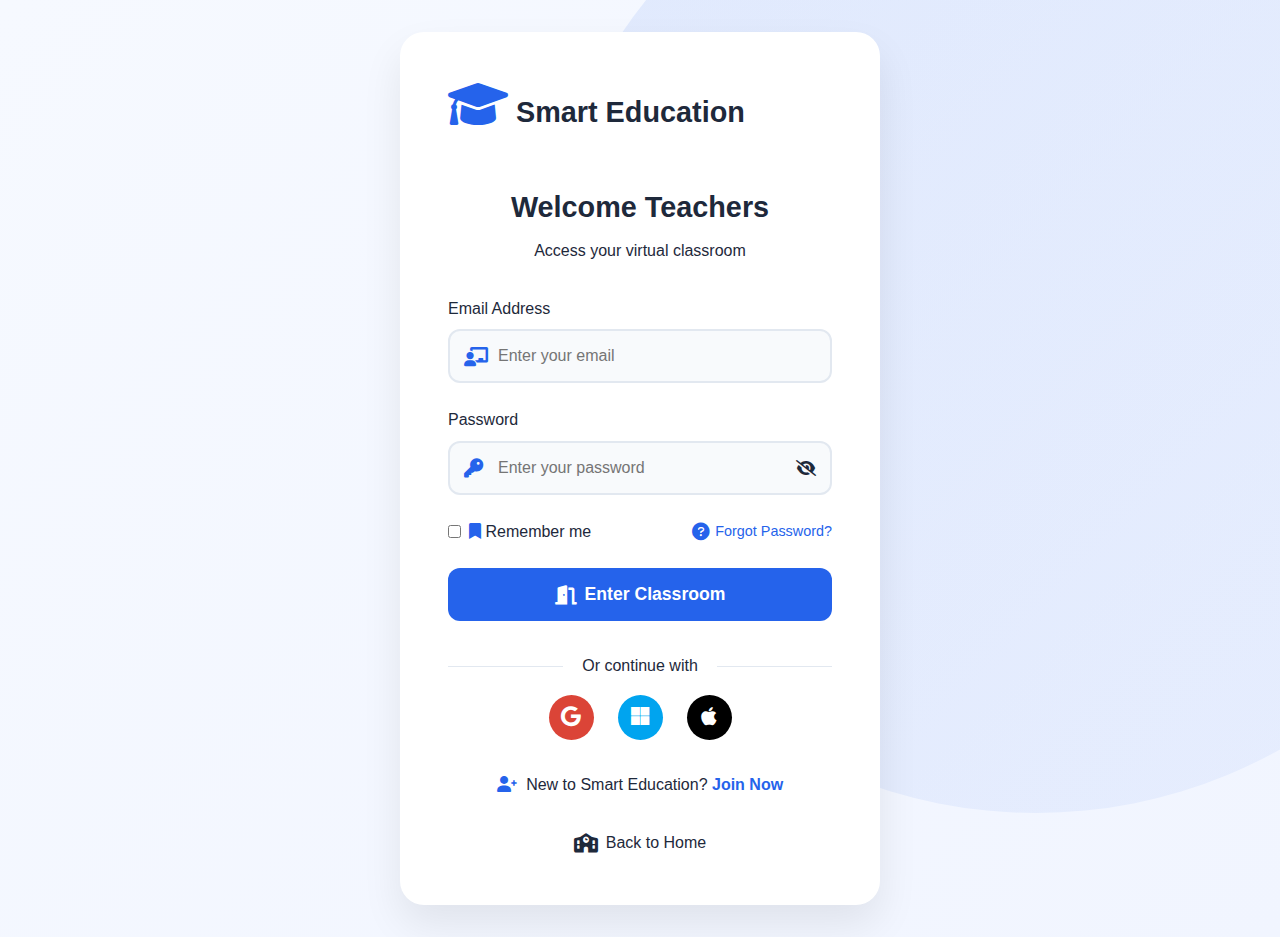
<file: login.html>
<!DOCTYPE html>
<html lang="en">
<head>
    <meta charset="UTF-8">
    <meta name="viewport" content="width=device-width, initial-scale=1.0">
    <title>Login - Smart Education</title>
    <link rel="stylesheet" href="styles.css">
    <link rel="stylesheet" href="login.css">
    <link rel="stylesheet" href="https://cdnjs.cloudflare.com/ajax/libs/font-awesome/6.0.0/css/all.min.css">
    <script src="script.js" defer></script>
</head>
<body>
    <div class="login-container">
        <div class="login-box">
            <div class="logo">
                <i class="fas fa-graduation-cap"></i>
                <h1>Smart Education</h1>
            </div>

            <form class="login-form" id="loginForm" novalidate>
                <h2>Welcome Teachers</h2>
                <p class="subtitle">Access your virtual classroom</p>

                <div class="form-group">
                    <label for="email">Email Address</label>
                    <div class="input-group">
                        <i class="fas fa-chalkboard-teacher"></i>
                        <input 
                            type="email" 
                            id="email" 
                            name="email" 
                            required 
                            placeholder="Enter your email"
                            aria-describedby="email-error"
                            autocomplete="email">
                        <div id="email-error" class="error-message"></div>
                    </div>
                </div>

                <div class="form-group">
                    <label for="password">Password</label>
                    <div class="input-group">
                        <i class="fas fa-key"></i>
                        <input 
                            type="password" 
                            id="password" 
                            name="password" 
                            required 
                            placeholder="Enter your password"
                            autocomplete="current-password">
                        <i class="fas fa-eye-slash toggle-password"></i>
                        <div class="error-message"></div>
                    </div>
                </div>

                <div class="form-options">
                    <label class="remember-me">
                        <input type="checkbox" name="remember" id="remember">
                        <span><i class="fas fa-bookmark"></i> Remember me</span>
                    </label>
                    <a href="#" class="forgot-password" role="button">
                        <i class="fas fa-question-circle"></i> Forgot Password?
                    </a>
                </div>

                <button type="submit" class="login-btn">
                    <i class="fas fa-door-open"></i>
                    <span class="btn-text">Enter Classroom</span>
                </button>

                <div class="social-login">
                    <p>Or continue with</p>
                    <div class="social-buttons">
                        <button type="button" class="social-btn google" title="Login with Google Classroom">
                            <i class="fab fa-google"></i>
                        </button>
                        <button type="button" class="social-btn microsoft" title="Login with Microsoft Teams">
                            <i class="fab fa-microsoft"></i>
                        </button>
                        <button type="button" class="social-btn apple" title="Login with Apple School">
                            <i class="fab fa-apple"></i>
                        </button>
                    </div>
                </div>

                <div class="register-link">
                    <p><i class="fas fa-user-plus"></i> New to Smart Education? <a href="register.html">Join Now</a></p>
                </div>
            </form>

            <div class="back-to-home">
                <a href="index.html">
                    <i class="fas fa-school"></i> Back to Home
                </a>
            </div>
        </div>
    </div>
</body>
</html>
</file>
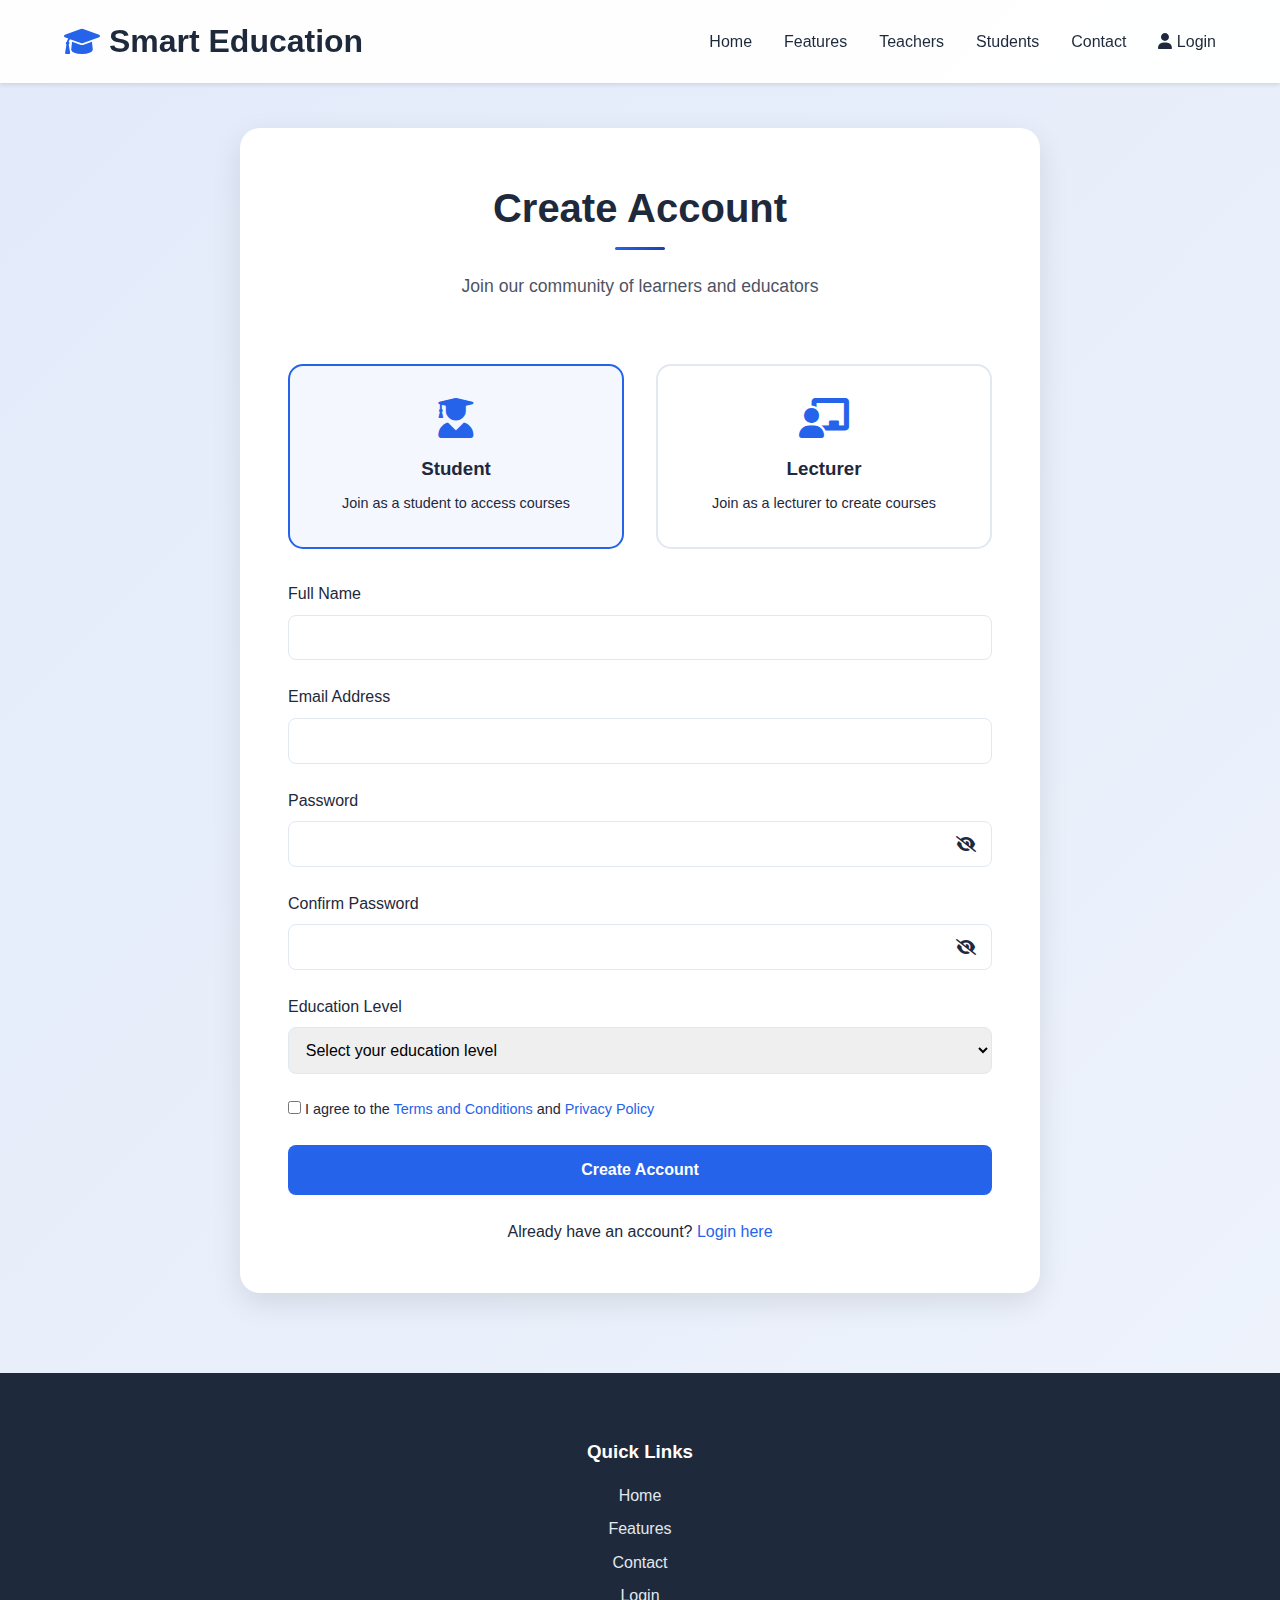
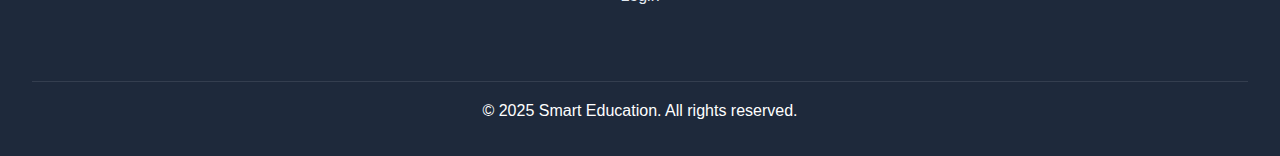
<file: register.html>
<!DOCTYPE html>
<html lang="en">
<head>
    <meta charset="UTF-8">
    <meta name="viewport" content="width=device-width, initial-scale=1.0">
    <title>Register - Smart Education</title>
    <link rel="stylesheet" href="styles.css">
    <link rel="stylesheet" href="register.css">
    <link rel="stylesheet" href="https://cdnjs.cloudflare.com/ajax/libs/font-awesome/6.0.0/css/all.min.css">
    <script src="script.js" defer></script>
</head>
<body>
    <header>
        <nav class="navbar">
            <div class="logo">
                <h1><i class="fas fa-graduation-cap"></i> Smart Education</h1>
            </div>
            <ul class="nav-links">
                <li><a href="index.html">Home</a></li>
                <li><a href="index.html#features">Features</a></li>
                <li><a href="index.html#teachers">Teachers</a></li>
                <li><a href="index.html#students">Students</a></li>
                <li><a href="index.html#contact">Contact</a></li>
                <li><a href="login.html" class="login-link"><i class="fas fa-user"></i> Login</a></li>
            </ul>
            <div class="menu-toggle">
                <i class="fas fa-bars"></i>
            </div>
        </nav>
    </header>

    <main>
        <section class="register-section">
            <div class="register-container">
                <div class="section-header">
                    <h2 class="section-title">Create Account</h2>
                    <p class="section-subtitle">Join our community of learners and educators</p>
                </div>

                <div class="role-selector">
                    <div class="role-option student-role active" data-role="student">
                        <i class="fas fa-user-graduate"></i>
                        <h3>Student</h3>
                        <p>Join as a student to access courses</p>
                    </div>
                    <div class="role-option teacher-role" data-role="teacher">
                        <i class="fas fa-chalkboard-teacher"></i>
                        <h3>Lecturer</h3>
                        <p>Join as a lecturer to create courses</p>
                    </div>
                </div>

                <form class="register-form" id="registerForm">
                    <div class="form-group">
                        <label for="fullName">Full Name</label>
                        <input type="text" id="fullName" name="fullName" required>
                    </div>
                    
                    <div class="form-group">
                        <label for="email">Email Address</label>
                        <input type="email" id="email" name="email" required>
                    </div>

                    <div class="form-group">
                        <label for="password">Password</label>
                        <div class="password-input">
                            <input type="password" id="password" name="password" required>
                            <i class="fas fa-eye-slash toggle-password"></i>
                        </div>
                    </div>

                    <div class="form-group">
                        <label for="confirmPassword">Confirm Password</label>
                        <div class="password-input">
                            <input type="password" id="confirmPassword" name="confirmPassword" required>
                            <i class="fas fa-eye-slash toggle-password"></i>
                        </div>
                    </div>

                    <!-- Student-specific fields -->
                    <div class="student-fields role-fields">
                        <div class="form-group">
                            <label for="educationLevel">Education Level</label>
                            <select id="educationLevel" name="educationLevel">
                                <option value="">Select your education level</option>
                                <option value="high_school">High School</option>
                                <option value="bachelors">Bachelor's Degree</option>
                                <option value="masters">Master's Degree</option>
                                <option value="phd">PhD</option>
                            </select>
                        </div>
                    </div>

                    <!-- Teacher-specific fields -->
                    <div class="teacher-fields role-fields hidden">
                        <div class="form-group">
                            <label for="specialization">Specialization</label>
                            <input type="text" id="specialization" name="specialization">
                        </div>
                        <div class="form-group">
                            <label for="experience">Years of Experience</label>
                            <input type="number" id="experience" name="experience" min="0">
                        </div>
                    </div>

                    <div class="form-group">
                        <label class="checkbox-label">
                            <input type="checkbox" name="terms" required>
                            I agree to the <a href="#">Terms and Conditions</a> and <a href="#">Privacy Policy</a>
                        </label>
                    </div>

                    <button type="submit" class="submit-btn">Create Account</button>
                </form>

                <div class="auth-links">
                    <p>Already have an account? <a href="login.html">Login here</a></p>
                </div>
            </div>
        </section>
    </main>

    <footer>
        <div class="footer-content">
            <div class="footer-sections">
                <div class="footer-section">
                    <h3>Quick Links</h3>
                    <a href="index.html">Home</a>
                    <a href="index.html#features">Features</a>
                    <a href="index.html#contact">Contact</a>
                    <a href="login.html">Login</a>
                </div>
            </div>
            <div class="footer-bottom">
                <p>&copy; 2025 Smart Education. All rights reserved.</p>
            </div>
        </div>
    </footer>
</body>
</html>
</file>
<file: styles.css>
:root {
    --primary-color: #2563eb;
    --secondary-color: #1e40af;
    --background-color: #f8fafc;
    --text-color: #1e293b;
    --light-gray: #e2e8f0;
    --facebook-color: #1877f2;
    --twitter-color: #1da1f2;
    --linkedin-color: #0077b5;
    --instagram-color: #e4405f;
}

* {
    margin: 0;
    padding: 0;
    box-sizing: border-box;
    font-family: 'Poppins', sans-serif;
}

body {
    background-color: var(--background-color);
    color: var(--text-color);
    line-height: 1.6;
    overflow-x: hidden;
}

/* Enhanced Navbar Styles */
.navbar {
    background-color: rgba(255, 255, 255, 0.95);
    padding: 1rem 5%;
    display: flex;
    justify-content: space-between;
    align-items: center;
    box-shadow: 0 2px 4px rgba(0,0,0,0.1);
    position: fixed;
    width: 100%;
    top: 0;
    z-index: 1000;
    transition: all 0.3s ease;
}

.navbar.scrolled {
    padding: 0.5rem 5%;
    background-color: rgba(255, 255, 255, 0.98);
    box-shadow: 0 2px 10px rgba(0,0,0,0.1);
}

.logo {
    display: flex;
    align-items: center;
    gap: 0.5rem;
}

.logo i {
    color: var(--primary-color);
    font-size: 1.8rem;
}

.nav-links {
    display: flex;
    list-style: none;
    gap: 2rem;
}

.nav-links a {
    text-decoration: none;
    color: var(--text-color);
    font-weight: 500;
    transition: color 0.3s ease;
    position: relative;
}

.nav-links a::after {
    content: '';
    position: absolute;
    width: 0;
    height: 2px;
    bottom: -5px;
    left: 0;
    background-color: var(--primary-color);
    transition: width 0.3s ease;
}

.nav-links a:hover::after,
.nav-links a.active::after {
    width: 100%;
}

.menu-toggle {
    display: none;
    font-size: 1.5rem;
    cursor: pointer;
}

/* Enhanced Hero Section */
.hero-section {
    min-height: 100vh;
    display: flex;
    align-items: center;
    justify-content: center;
    text-align: center;
    padding: 6rem 2rem;
    position: relative;
    overflow: hidden;
    background: linear-gradient(135deg, rgba(37,99,235,0.1) 0%, rgba(37,99,235,0.05) 100%);
}

.hero-content {
    max-width: 1200px;
    margin: 0 auto;
    position: relative;
    z-index: 2;
}

.hero-text {
    margin-bottom: 3rem;
}

.hero-text h1 {
    font-size: 4rem;
    margin-bottom: 1rem;
    color: var(--primary-color);
    text-shadow: 2px 2px 4px rgba(0,0,0,0.1);
}

.hero-text h2 {
    font-size: 2.5rem;
    margin-bottom: 1.5rem;
    background: linear-gradient(to right, var(--primary-color), var(--secondary-color));
    -webkit-background-clip: text;
    -webkit-text-fill-color: transparent;
}

.hero-features {
    display: grid;
    grid-template-columns: repeat(auto-fit, minmax(250px, 1fr));
    gap: 2rem;
    margin: 3rem 0;
}

.feature-box {
    background: white;
    padding: 2rem;
    border-radius: 1rem;
    box-shadow: 0 4px 6px rgba(0,0,0,0.1);
    transition: transform 0.3s ease;
}

.feature-box:hover {
    transform: translateY(-10px);
}

.feature-box i {
    font-size: 2.5rem;
    color: var(--primary-color);
    margin-bottom: 1rem;
}

/* Animated Shapes */
.hero-shapes .shape {
    position: absolute;
    border-radius: 50%;
    opacity: 0.5;
}

.shape-1 {
    width: 300px;
    height: 300px;
    background: linear-gradient(45deg, var(--primary-color), transparent);
    top: -150px;
    right: -150px;
    animation: float 6s ease-in-out infinite;
}

.shape-2 {
    width: 200px;
    height: 200px;
    background: linear-gradient(-45deg, var(--secondary-color), transparent);
    bottom: -100px;
    left: -100px;
    animation: float 8s ease-in-out infinite;
}

.shape-3 {
    width: 150px;
    height: 150px;
    background: linear-gradient(90deg, var(--primary-color), transparent);
    top: 50%;
    right: 10%;
    animation: float 7s ease-in-out infinite;
}

@keyframes float {
    0% { transform: translate(0, 0) rotate(0deg); }
    50% { transform: translate(20px, 20px) rotate(10deg); }
    100% { transform: translate(0, 0) rotate(0deg); }
}

/* Scroll Indicator */
.scroll-indicator {
    position: absolute;
    bottom: 2rem;
    left: 50%;
    transform: translateX(-50%);
    display: flex;
    flex-direction: column;
    align-items: center;
    gap: 0;
    opacity: 0.6;
    transition: opacity 0.3s ease;
}

.scroll-indicator:hover {
    opacity: 1;
}

.chevron {
    width: 28px;
    height: 8px;
    opacity: 0;
    transform: scale(0.3);
    animation: move-chevron 3s ease-out infinite;
}

.chevron:first-child {
    animation: move-chevron 3s ease-out 1s infinite;
}

.chevron:nth-child(2) {
    animation: move-chevron 3s ease-out 2s infinite;
}

.chevron:before,
.chevron:after {
    content: '';
    position: absolute;
    top: 0;
    height: 100%;
    width: 50%;
    background: var(--primary-color);
}

.chevron:before {
    left: 0;
    transform: skewY(30deg);
}

.chevron:after {
    right: 0;
    width: 50%;
    transform: skewY(-30deg);
}

@keyframes move-chevron {
    25% {
        opacity: 1;
        transform: translateY(9px) scale(0.8);
    }
    33% {
        opacity: 1;
        transform: translateY(13px) scale(0.8);
    }
    67% {
        opacity: 1;
        transform: translateY(17px) scale(0.8);
    }
    100% {
        opacity: 0;
        transform: translateY(21px) scale(0.8);
    }
}

@media (max-width: 768px) {
    .scroll-indicator {
        bottom: 1rem;
    }
    
    .chevron {
        width: 24px;
        height: 6px;
    }
}

/* Enhanced Buttons */
.btn {
    display: inline-flex;
    align-items: center;
    gap: 0.5rem;
    padding: 1rem 2rem;
    border-radius: 0.5rem;
    text-decoration: none;
    font-weight: 600;
    transition: all 0.3s ease;
    margin: 0.5rem;
    position: relative;
    overflow: hidden;
}

.btn i {
    transition: transform 0.3s ease;
}

.btn:hover i {
    transform: translateX(5px);
}

.primary {
    background-color: var(--primary-color);
    color: white;
}

.primary:hover {
    background-color: var(--secondary-color);
    transform: translateY(-2px);
    box-shadow: 0 4px 12px rgba(37,99,235,0.2);
}

.secondary {
    background-color: white;
    color: var(--primary-color);
    border: 2px solid var(--primary-color);
}

.secondary:hover {
    background-color: var(--primary-color);
    color: white;
    transform: translateY(-2px);
    box-shadow: 0 4px 12px rgba(37,99,235,0.2);
}

/* Features Section */
.features-section {
    padding: 5rem 2rem;
    background-color: white;
}

.features-section h2 {
    text-align: center;
    margin-bottom: 3rem;
    font-size: 2.5rem;
}

.features-grid {
    display: grid;
    grid-template-columns: repeat(auto-fit, minmax(300px, 1fr));
    gap: 2rem;
    max-width: 1200px;
    margin: 0 auto;
}

.feature-card {
    padding: 2rem;
    border-radius: 1rem;
    background-color: white;
    box-shadow: 0 4px 6px rgba(0,0,0,0.1);
    transition: transform 0.3s ease;
}

.feature-card:hover {
    transform: translateY(-5px);
}

.feature-card i {
    font-size: 2.5rem;
    color: var(--primary-color);
    margin-bottom: 1rem;
}

.feature-card h3 {
    margin-bottom: 1rem;
}

.feature-card ul {
    list-style-position: inside;
}

/* Testimonials Section */
.testimonials-section {
    padding: 5rem 2rem;
    background-color: var(--background-color);
}

.testimonials-section h2 {
    text-align: center;
    margin-bottom: 3rem;
    font-size: 2.5rem;
}

.testimonials-grid {
    display: grid;
    grid-template-columns: repeat(auto-fit, minmax(300px, 1fr));
    gap: 2rem;
    max-width: 1200px;
    margin: 0 auto;
}

.testimonial-card {
    padding: 2rem;
    background-color: white;
    border-radius: 1rem;
    box-shadow: 0 4px 6px rgba(0,0,0,0.1);
}

.testimonial-author {
    margin-top: 1rem;
    text-align: left;
}

.testimonial-author span {
    font-weight: 600;
    display: block;
}

/* Connect Section */
.connect-section {
    padding: 5rem 2rem;
    background-color: white;
}

.connect-section h2 {
    text-align: center;
    margin-bottom: 3rem;
    font-size: 2.5rem;
}

.social-grid {
    display: grid;
    grid-template-columns: repeat(auto-fit, minmax(250px, 1fr));
    gap: 1.5rem;
    max-width: 1200px;
    margin: 0 auto;
}

.social-card {
    display: flex;
    align-items: center;
    padding: 1.5rem;
    border-radius: 0.5rem;
    text-decoration: none;
    color: white;
    transition: transform 0.3s ease;
}

.social-card:hover {
    transform: translateY(-5px);
}

.social-card i {
    font-size: 1.5rem;
    margin-right: 1rem;
}

.facebook { background-color: var(--facebook-color); }
.twitter { background-color: var(--twitter-color); }
.linkedin { background-color: var(--linkedin-color); }
.instagram { background-color: var(--instagram-color); }

/* Contact Form */
.contact-form-wrapper {
    background: white;
    border-radius: 25px;
    padding: 2.8rem;
    box-shadow: 0 20px 40px rgba(0,0,0,0.08);
    transition: all 0.4s ease;
    position: relative;
    overflow: hidden;
    max-width: 800px;
    margin: 3rem auto;
}

.contact-form-wrapper::before {
    content: '';
    position: absolute;
    top: 0;
    left: 0;
    width: 100%;
    height: 8px;
    background: linear-gradient(to right, var(--primary-color), var(--secondary-color));
}

.form-header {
    text-align: center;
    margin-bottom: 2.5rem;
    position: relative;
}

.header-icon {
    position: relative;
    width: 80px;
    height: 80px;
    margin: 0 auto 1.5rem;
}

.header-icon i {
    width: 100%;
    height: 100%;
    background: linear-gradient(135deg, var(--primary-color) 0%, var(--secondary-color) 100%);
    color: white;
    font-size: 2rem;
    border-radius: 50%;
    display: flex;
    align-items: center;
    justify-content: center;
    position: relative;
    z-index: 1;
    animation: pulse 2s cubic-bezier(0.4, 0, 0.2, 1) infinite;
}

.form-header h3 {
    font-size: 1.8rem;
    margin-bottom: 0.5rem;
    color: var(--text-color);
}

.input-group {
    position: relative;
    margin-bottom: 1.8rem;
}

.input-group input,
.input-group textarea {
    width: 100%;
    padding: 1rem 1rem 1rem 2.8rem;
    background: transparent;
    border: none;
    border-radius: 12px;
    font-size: 1rem;
    color: var(--text-color);
    transition: all 0.3s ease;
    background: rgba(37,99,235,0.03);
}

.input-group textarea {
    height: 130px;
    resize: vertical;
}

.submit-btn {
    width: 100%;
    padding: 1rem;
    border: none;
    border-radius: 12px;
    background: linear-gradient(135deg, var(--primary-color) 0%, var(--secondary-color) 100%);
    color: white;
    font-size: 1rem;
    font-weight: 600;
    cursor: pointer;
    position: relative;
    overflow: hidden;
    transition: all 0.4s cubic-bezier(0.4, 0, 0.2, 1);
}

.submit-btn:hover {
    transform: translateY(-2px);
    box-shadow: 0 8px 16px rgba(37,99,235,0.2);
}

.submit-btn:active {
    transform: translateY(0);
}

/* Contact Section */
.contact-section {
    padding: 5rem 2rem;
    background-color: white;
}

.contact-section h2 {
    text-align: center;
    margin-bottom: 3rem;
    font-size: 2.5rem;
}

.contact-info {
    display: flex;
    justify-content: center;
    gap: 3rem;
    flex-wrap: wrap;
    max-width: 1200px;
    margin: 0 auto;
}

.contact-item {
    text-align: center;
}

.contact-item i {
    font-size: 2rem;
    color: var(--primary-color);
    margin-bottom: 1rem;
}

/* Enhanced Footer */
.footer-sections {
    display: grid;
    grid-template-columns: repeat(auto-fit, minmax(200px, 1fr));
    gap: 2rem;
    padding: 2rem;
}

.footer-section {
    display: flex;
    flex-direction: column;
}

.footer-section h3 {
    color: white;
    margin-bottom: 1rem;
}

.footer-section a {
    color: var(--light-gray);
    text-decoration: none;
    margin-bottom: 0.5rem;
    transition: color 0.3s ease;
}

.footer-section a:hover {
    color: white;
}

.footer-bottom {
    border-top: 1px solid rgba(255,255,255,0.1);
    padding-top: 1rem;
    text-align: center;
    margin-top: 2rem;
}

/* Footer */
footer {
    background-color: var(--text-color);
    color: white;
    padding: 2rem;
    text-align: center;
}

.footer-links {
    margin-bottom: 1rem;
}

.footer-links a {
    color: white;
    text-decoration: none;
    margin: 0 1rem;
}

/* Section Title */
.section-title {
    text-align: center;
    font-size: 2.5rem;
    margin-bottom: 3rem;
    color: var(--text-color);
    position: relative;
}

.section-title::after {
    content: '';
    position: absolute;
    bottom: -10px;
    left: 50%;
    transform: translateX(-50%);
    width: 50px;
    height: 3px;
    background: var(--primary-color);
    border-radius: 2px;
}

/* Enhanced Features Section */
.features-section {
    padding: 5rem 2rem;
    background: linear-gradient(135deg, #ffffff 0%, #f8f9fa 100%);
    overflow: hidden;
}

.section-header {
    text-align: center;
    margin-bottom: 4rem;
}

.section-subtitle {
    color: var(--primary-color);
    font-size: 1.1rem;
    margin-top: 0.5rem;
    opacity: 0.8;
}

.features-container {
    max-width: 1200px;
    margin: 0 auto;
}

.features-grid {
    display: grid;
    grid-template-columns: repeat(auto-fit, minmax(320px, 1fr));
    gap: 2.5rem;
    margin-bottom: 4rem;
}

.feature-card {
    background: white;
    border-radius: 20px;
    padding: 2.5rem;
    position: relative;
    transition: all 0.4s cubic-bezier(0.4, 0, 0.2, 1);
    overflow: hidden;
    box-shadow: 0 10px 30px rgba(0, 0, 0, 0.08);
    z-index: 1;
}

.feature-card::before {
    content: '';
    position: absolute;
    top: 0;
    left: 0;
    width: 100%;
    height: 100%;
    background: linear-gradient(135deg, var(--primary-color) 0%, var(--secondary-color) 100%);
    opacity: 0;
    transition: opacity 0.4s ease;
    z-index: -1;
}

.feature-card:hover {
    transform: translateY(-15px);
    box-shadow: 0 20px 40px rgba(0, 0, 0, 0.12);
}

.feature-card:hover::before {
    opacity: 0.05;
}

.feature-icon {
    width: 70px;
    height: 70px;
    background: linear-gradient(135deg, var(--primary-color) 0%, var(--secondary-color) 100%);
    border-radius: 20px;
    display: flex;
    align-items: center;
    justify-content: center;
    margin-bottom: 1.5rem;
    position: relative;
    overflow: hidden;
}

.feature-icon::after {
    content: '';
    position: absolute;
    width: 100%;
    height: 100%;
    background: linear-gradient(135deg, rgba(255,255,255,0.2) 0%, rgba(255,255,255,0) 100%);
    transform: translateX(-100%);
    transition: transform 0.6s ease;
}

.feature-card:hover .feature-icon::after {
    transform: translateX(100%);
}

.feature-icon i {
    font-size: 1.8rem;
    color: white;
    z-index: 1;
}

.feature-content {
    position: relative;
    z-index: 1;
}

.feature-content h3 {
    font-size: 1.5rem;
    margin-bottom: 1rem;
    color: var(--text-color);
}

.feature-content p {
    color: var(--text-color-light);
    margin-bottom: 1.5rem;
    line-height: 1.6;
}

.feature-list {
    list-style: none;
    margin: 0;
    padding: 0;
}

.feature-list li {
    display: flex;
    align-items: center;
    gap: 0.8rem;
    margin-bottom: 0.8rem;
    color: var(--text-color-light);
}

.feature-list i {
    color: var(--primary-color);
    font-size: 1.2rem;
}

.feature-link {
    display: inline-flex;
    align-items: center;
    gap: 0.5rem;
    color: var(--primary-color);
    text-decoration: none;
    font-weight: 600;
    margin-top: 1.5rem;
    transition: gap 0.3s ease;
}

.feature-link:hover {
    gap: 1rem;
}

.feature-background {
    position: absolute;
    top: 0;
    left: 0;
    width: 100%;
    height: 100%;
    z-index: -1;
    overflow: hidden;
}

.bg-shape {
    position: absolute;
    width: 200px;
    height: 200px;
    background: linear-gradient(135deg, var(--primary-color) 0%, var(--secondary-color) 100%);
    border-radius: 50%;
    opacity: 0.05;
    top: -100px;
    right: -100px;
    transition: all 0.6s ease;
}

.feature-card:hover .bg-shape {
    transform: scale(1.5);
}

.features-stats {
    display: grid;
    grid-template-columns: repeat(auto-fit, minmax(200px, 1fr));
    gap: 2rem;
    text-align: center;
    padding: 3rem 0;
    border-top: 1px solid rgba(0,0,0,0.1);
}

.stat-item {
    padding: 1.5rem;
}

.stat-number {
    font-size: 2.5rem;
    font-weight: 700;
    color: var(--primary-color);
    margin-bottom: 0.5rem;
}

.stat-label {
    color: var(--text-color-light);
    font-size: 1.1rem;
}

/* Enhanced Contact Section */
.contact-section {
    padding: 5rem 2rem;
    background: linear-gradient(135deg, #ffffff 0%, #f8f9fa 100%);
    position: relative;
    overflow: hidden;
}

.contact-section::before {
    content: '';
    position: absolute;
    top: 0;
    left: 0;
    width: 100%;
    height: 100%;
    background: radial-gradient(circle at 0% 0%, rgba(37,99,235,0.03) 0%, transparent 50%),
                radial-gradient(circle at 100% 100%, rgba(37,99,235,0.03) 0%, transparent 50%);
    pointer-events: none;
}

.section-header {
    text-align: center;
    margin-bottom: 4rem;
    position: relative;
}

.section-title {
    font-size: 2.5rem;
    color: var(--text-color);
    margin-bottom: 1rem;
    position: relative;
    display: inline-block;
}

.section-title::after {
    content: '';
    position: absolute;
    bottom: -10px;
    left: 50%;
    transform: translateX(-50%);
    width: 50px;
    height: 3px;
    background: linear-gradient(to right, var(--primary-color), var(--secondary-color));
    border-radius: 3px;
}

.section-subtitle {
    color: var(--text-color-light);
    font-size: 1.1rem;
    max-width: 600px;
    margin: 1rem auto;
    line-height: 1.6;
}

.contact-container {
    display: grid;
    grid-template-columns: repeat(auto-fit, minmax(300px, 1fr));
    gap: 4rem;
    max-width: 1200px;
    margin: 0 auto 4rem;
    position: relative;
}

.info-card {
    background: white;
    border-radius: 20px;
    padding: 2.5rem;
    margin-bottom: 2rem;
    box-shadow: 0 10px 30px rgba(0,0,0,0.08);
    transition: all 0.5s cubic-bezier(0.4, 0, 0.2, 1);
    position: relative;
    overflow: hidden;
    transform-style: preserve-3d;
    perspective: 1000px;
}

.info-card::before {
    content: '';
    position: absolute;
    top: 0;
    left: 0;
    width: 100%;
    height: 100%;
    background: linear-gradient(135deg, rgba(37,99,235,0.05) 0%, rgba(37,99,235,0.02) 100%);
    opacity: 0;
    transition: opacity 0.5s ease;
}

.info-card:hover {
    transform: translateY(-10px) scale(1.02);
    box-shadow: 0 20px 40px rgba(37,99,235,0.15);
}

.info-card:hover::before {
    opacity: 1;
}

.card-decoration {
    position: absolute;
    top: -50%;
    right: -50%;
    width: 200px;
    height: 200px;
    background: linear-gradient(135deg, var(--primary-color) 0%, var(--secondary-color) 100%);
    opacity: 0.05;
    border-radius: 50%;
    transform: translate(50%, -50%) scale(0.8);
    transition: all 0.6s cubic-bezier(0.4, 0, 0.2, 1);
}

.info-card:hover .card-decoration {
    transform: translate(30%, -30%) scale(1.2);
    opacity: 0.08;
}

.icon-wrapper {
    position: relative;
    width: 70px;
    height: 70px;
    margin-bottom: 1.5rem;
}

.icon-wrapper i {
    width: 100%;
    height: 100%;
    background: linear-gradient(135deg, var(--primary-color) 0%, var(--secondary-color) 100%);
    color: white;
    font-size: 1.8rem;
    border-radius: 18px;
    display: flex;
    align-items: center;
    justify-content: center;
    position: relative;
    z-index: 1;
    transition: all 0.4s ease;
}

.icon-ripple {
    position: absolute;
    top: 0;
    left: 0;
    width: 100%;
    height: 100%;
    border-radius: 18px;
    background: var(--primary-color);
    opacity: 0.3;
    animation: ripple 2s cubic-bezier(0.4, 0, 0.2, 1) infinite;
}

@keyframes ripple {
    0% {
        transform: scale(1);
        opacity: 0.3;
    }
    50% {
        transform: scale(1.2);
        opacity: 0.1;
    }
    100% {
        transform: scale(1);
        opacity: 0.3;
    }
}

.info-content {
    position: relative;
    z-index: 1;
}

.info-content h3 {
    font-size: 1.5rem;
    color: var(--text-color);
    margin-bottom: 1rem;
    font-weight: 600;
}

.info-content p {
    color: var(--text-color-light);
    margin: 0.5rem 0;
    font-size: 1.1rem;
    line-height: 1.6;
    transition: all 0.3s ease;
}

.info-card:hover .info-content p {
    transform: translateX(5px);
}

.availability, .response-time {
    display: inline-flex;
    align-items: center;
    gap: 0.5rem;
    margin-top: 1rem;
    padding: 0.6rem 1.2rem;
    background: rgba(37,99,235,0.08);
    color: var(--primary-color);
    border-radius: 30px;
    font-size: 0.9rem;
    font-weight: 500;
    transition: all 0.3s ease;
}

.availability i, .response-time i {
    font-size: 0.8rem;
}

.info-card:hover .availability,
.info-card:hover .response-time {
    background: rgba(37,99,235,0.12);
    transform: translateY(-2px);
}

/* Enhanced Contact Form */
.contact-form-wrapper {
    background: white;
    border-radius: 30px;
    padding: 3.5rem;
    box-shadow: 0 20px 40px rgba(0,0,0,0.08);
    transition: all 0.4s ease;
    position: relative;
    overflow: hidden;
}

.contact-form-wrapper::before {
    content: '';
    position: absolute;
    top: 0;
    left: 0;
    width: 100%;
    height: 10px;
    background: linear-gradient(to right, var(--primary-color), var(--secondary-color));
}

.form-header {
    text-align: center;
    margin-bottom: 3.5rem;
    position: relative;
}

.header-icon {
    position: relative;
    width: 90px;
    height: 90px;
    margin: 0 auto 2rem;
}

.header-icon i {
    width: 100%;
    height: 100%;
    background: linear-gradient(135deg, var(--primary-color) 0%, var(--secondary-color) 100%);
    color: white;
    font-size: 2.2rem;
    border-radius: 50%;
    display: flex;
    align-items: center;
    justify-content: center;
    position: relative;
    z-index: 1;
    animation: pulse 2s cubic-bezier(0.4, 0, 0.2, 1) infinite;
}

.input-group {
    position: relative;
    margin-bottom: 2rem;
}

.input-group input,
.input-group textarea {
    width: 100%;
    padding: 1.2rem;
    border: 1px solid var(--light-gray);
    border-radius: 15px;
    font-size: 1rem;
    color: var(--text-color);
    transition: all 0.3s ease;
    background: rgba(37,99,235,0.03);
}

.input-group textarea {
    height: 150px;
    resize: vertical;
}

.submit-btn {
    width: 100%;
    padding: 1.2rem;
    border: none;
    border-radius: 15px;
    background: linear-gradient(135deg, var(--primary-color) 0%, var(--secondary-color) 100%);
    color: white;
    font-size: 1.1rem;
    font-weight: 600;
    cursor: pointer;
    position: relative;
    overflow: hidden;
    transition: all 0.4s cubic-bezier(0.4, 0, 0.2, 1);
}

.submit-btn::before {
    content: '';
    position: absolute;
    top: 0;
    left: 0;
    width: 100%;
    height: 100%;
    background: linear-gradient(135deg, rgba(255,255,255,0.2) 0%, rgba(255,255,255,0) 100%);
    transform: translateX(-100%) skewX(-15deg);
    transition: transform 0.6s cubic-bezier(0.4, 0, 0.2, 1);
}

.submit-btn:hover {
    transform: translateY(-3px);
    box-shadow: 0 10px 20px rgba(37,99,235,0.3);
}

.submit-btn:hover::before {
    transform: translateX(100%) skewX(-15deg);
}

.submit-btn:active {
    transform: translateY(0);
}

/* Map Section Enhancements */
.map-container {
    max-width: 1200px;
    margin: 4rem auto;
    position: relative;
}

.map-card {
    background: white;
    border-radius: 30px;
    overflow: hidden;
    box-shadow: 0 20px 40px rgba(0,0,0,0.08);
}

.map-header {
    padding: 1.5rem;
    display: flex;
    align-items: center;
    gap: 1rem;
    border-bottom: 1px solid var(--light-gray);
}

.map-header i {
    font-size: 1.5rem;
    color: var(--primary-color);
}

.map-overlay {
    position: relative;
    width: 100%;
    height: 0;
    padding-bottom: 56.25%; /* 16:9 aspect ratio */
    overflow: hidden;
}

.map-overlay iframe {
    position: absolute;
    top: 0;
    left: 0;
    width: 100%;
    height: 100%;
    border: none;
}

.map-footer {
    padding: 1.5rem;
    display: flex;
    justify-content: center;
    border-top: 1px solid var(--light-gray);
}

.direction-btn {
    display: inline-flex;
    align-items: center;
    gap: 0.8rem;
    padding: 1rem 2rem;
    background: var(--primary-color);
    color: white;
    border: none;
    border-radius: 12px;
    font-size: 1rem;
    font-weight: 600;
    cursor: pointer;
    transition: all 0.3s ease;
}

.direction-btn:hover {
    background: var(--secondary-color);
    transform: translateY(-2px);
    box-shadow: 0 4px 12px rgba(37,99,235,0.2);
}

.direction-btn i {
    font-size: 1.2rem;
    transition: transform 0.3s ease;
}

.direction-btn:hover i {
    transform: translateX(5px);
}

@media (max-width: 768px) {
    .contact-container {
        grid-template-columns: 1fr;
        gap: 2rem;
    }

    .contact-form-wrapper {
        padding: 2rem;
    }

    .info-card {
        padding: 2rem;
    }

    .map-card {
        border-radius: 20px;
    }

    .direction-btn {
        width: 100%;
        justify-content: center;
    }
}

/* Teachers Section */
.teachers-section {
    padding: 5rem 2rem;
    background: linear-gradient(135deg, rgba(37,99,235,0.1) 0%, rgba(37,99,235,0.05) 100%);
}

.teachers-grid {
    display: grid;
    grid-template-columns: repeat(auto-fit, minmax(250px, 1fr));
    gap: 2rem;
    max-width: 1200px;
    margin: 0 auto 3rem;
}

.teacher-feature {
    text-align: center;
    padding: 2rem;
    background: white;
    border-radius: 1rem;
    box-shadow: 0 4px 6px rgba(0,0,0,0.1);
    transition: all 0.3s ease;
}

.teacher-feature:hover {
    transform: translateY(-5px);
    box-shadow: 0 8px 12px rgba(0,0,0,0.15);
}

.teacher-feature img {
    width: 80px;
    height: 80px;
    margin-bottom: 1rem;
}

.cta-container {
    text-align: center;
}

/* Students Section */
.students-section {
    padding: 5rem 2rem;
    background: white;
}

.students-features {
    display: grid;
    grid-template-columns: repeat(auto-fit, minmax(300px, 1fr));
    gap: 2rem;
    max-width: 1200px;
    margin: 0 auto 4rem;
}

.student-card {
    text-align: center;
    padding: 2rem;
    background: white;
    border-radius: 1rem;
    box-shadow: 0 4px 6px rgba(0,0,0,0.1);
    transition: all 0.3s ease;
}

.student-card:hover {
    transform: translateY(-5px);
    box-shadow: 0 8px 12px rgba(0,0,0,0.15);
}

.card-icon {
    width: 70px;
    height: 70px;
    background: var(--primary-color);
    border-radius: 50%;
    display: flex;
    align-items: center;
    justify-content: center;
    margin: 0 auto 1.5rem;
}

.card-icon i {
    font-size: 2rem;
    color: white;
}

.student-benefits {
    max-width: 1200px;
    margin: 0 auto;
    text-align: center;
}

.benefits-grid {
    display: grid;
    grid-template-columns: repeat(auto-fit, minmax(200px, 1fr));
    gap: 2rem;
    margin-top: 2rem;
}

.benefit-item {
    display: flex;
    flex-direction: column;
    align-items: center;
    gap: 1rem;
}

.benefit-item i {
    font-size: 2rem;
    color: var(--primary-color);
}

/* Enhanced Contact Section */
.contact-section {
    padding: 5rem 2rem;
    background: white;
}

.contact-container {
    display: grid;
    grid-template-columns: repeat(auto-fit, minmax(300px, 1fr));
    gap: 4rem;
    max-width: 1200px;
    margin: 0 auto;
}

.info-item {
    display: flex;
    align-items: flex-start;
    gap: 1rem;
    margin-bottom: 2rem;
}

.info-item i {
    font-size: 1.5rem;
    color: var(--primary-color);
}

.social-links {
    display: flex;
    gap: 1rem;
    margin-top: 2rem;
}

.social-link {
    width: 40px;
    height: 40px;
    border-radius: 50%;
    display: flex;
    align-items: center;
    justify-content: center;
    color: white;
    transition: all 0.3s ease;
}

.social-link:nth-child(1) { background: var(--facebook-color); }
.social-link:nth-child(2) { background: var(--twitter-color); }
.social-link:nth-child(3) { background: var(--linkedin-color); }
.social-link:nth-child(4) { background: var(--instagram-color); }

.social-link:hover {
    transform: translateY(-3px);
    box-shadow: 0 4px 8px rgba(0,0,0,0.2);
}

.contact-form form {
    background: white;
    padding: 2rem;
    border-radius: 1rem;
    box-shadow: 0 4px 6px rgba(0,0,0,0.1);
}

.form-group {
    margin-bottom: 1.5rem;
}

.form-group input,
.form-group textarea {
    width: 100%;
    padding: 1rem;
    border: 1px solid var(--light-gray);
    border-radius: 0.5rem;
    font-size: 1rem;
    transition: all 0.3s ease;
}

.form-group textarea {
    height: 150px;
    resize: vertical;
}

.form-group input:focus,
.form-group textarea:focus {
    outline: none;
    border-color: var(--primary-color);
    box-shadow: 0 0 0 2px rgba(37,99,235,0.1);
}

.submit-btn {
    width: 100%;
    padding: 1rem;
    background: var(--primary-color);
    color: white;
    border: none;
    border-radius: 0.5rem;
    font-weight: 600;
    cursor: pointer;
    transition: all 0.3s ease;
}

.submit-btn:hover {
    background: var(--secondary-color);
    transform: translateY(-2px);
    box-shadow: 0 4px 12px rgba(37,99,235,0.2);
}

/* Responsive Design */
@media (max-width: 768px) {
    .menu-toggle {
        display: block;
    }

    .nav-links {
        position: fixed;
        top: 70px;
        left: -100%;
        width: 100%;
        height: calc(100vh - 70px);
        background-color: white;
        flex-direction: column;
        padding: 2rem;
        transition: 0.3s ease;
    }

    .nav-links.active {
        left: 0;
    }

    .hero-text h1 {
        font-size: 2.5rem;
    }

    .hero-text h2 {
        font-size: 1.8rem;
    }

    .hero-features {
        grid-template-columns: 1fr;
    }

    .shape {
        display: none;
    }

    .contact-info {
        flex-direction: column;
        align-items: center;
    }

    .pricing-grid,
    .contact-container {
        grid-template-columns: 1fr;
    }

    .contact-info {
        order: 2;
    }

    .contact-form {
        order: 1;
    }
}
</file>
<file: login.css>
/* Login Page Styles */
.login-container {
    min-height: 100vh;
    display: flex;
    align-items: center;
    justify-content: center;
    padding: 2rem;
    background: linear-gradient(135deg, #f6f9ff 0%, #f1f5ff 100%);
    position: relative;
    overflow: hidden;
}

.login-container::before {
    content: '';
    position: absolute;
    width: 1000px;
    height: 1000px;
    border-radius: 50%;
    background: linear-gradient(135deg, rgba(37,99,235,0.1) 0%, rgba(37,99,235,0.05) 100%);
    top: -20%;
    right: -20%;
    z-index: 0;
}

.login-box {
    background: white;
    border-radius: 24px;
    padding: 3rem;
    width: 100%;
    max-width: 480px;
    box-shadow: 0 20px 40px rgba(0, 0, 0, 0.08);
    position: relative;
    z-index: 1;
    animation: fadeIn 0.6s ease-out;
}

@keyframes fadeIn {
    from {
        opacity: 0;
        transform: translateY(20px);
    }
    to {
        opacity: 1;
        transform: translateY(0);
    }
}

.logo {
    text-align: center;
    margin-bottom: 2.5rem;
}

.logo i {
    font-size: 3rem;
    color: var(--primary-color);
    margin-bottom: 1rem;
    animation: bounce 2s infinite;
}

@keyframes bounce {
    0%, 100% { transform: translateY(0); }
    50% { transform: translateY(-10px); }
}

.logo h1 {
    font-size: 1.8rem;
    color: var(--text-color);
}

.login-form h2 {
    text-align: center;
    font-size: 1.8rem;
    color: var(--text-color);
    margin-bottom: 0.5rem;
}

.subtitle {
    text-align: center;
    color: var(--text-color-light);
    margin-bottom: 2rem;
}

.form-group {
    margin-bottom: 1.5rem;
}

.form-group label {
    display: block;
    margin-bottom: 0.5rem;
    color: var(--text-color);
    font-weight: 500;
}

.input-group {
    position: relative;
    display: flex;
    align-items: center;
    margin-bottom: 0.5rem;
}

.input-group i:not(.toggle-password) {
    position: absolute;
    left: 1rem;
    color: var(--primary-color);
    font-size: 1.2rem;
}

.input-group input {
    width: 100%;
    padding: 1rem 1rem 1rem 3rem;
    border: 2px solid var(--light-gray);
    border-radius: 12px;
    font-size: 1rem;
    transition: all 0.3s ease;
    background-color: #f8fafc;
}

.toggle-password {
    position: absolute;
    right: 1rem;
    color: var(--text-color-light);
    cursor: pointer;
}

.input-group .toggle-password {
    position: absolute;
    right: 1rem;
    cursor: pointer;
    color: var(--text-color-light);
    z-index: 1;
}

.input-group input:focus {
    border-color: var(--primary-color);
    box-shadow: 0 0 0 4px rgba(37,99,235,0.1);
    outline: none;
    background-color: white;
}

.input-group.error input {
    border-color: #ef4444;
    background-color: #fff5f5;
}

.error-message {
    color: #ef4444;
    font-size: 0.875rem;
    margin-top: 0.25rem;
}

.input-group.error .error-message {
    display: block;
}

.toggle-password {
    position: absolute;
    right: 1rem;
    cursor: pointer;
    color: var(--text-color-light);
}

.form-options {
    display: flex;
    justify-content: space-between;
    align-items: center;
    margin: 1.5rem 0;
}

.remember-me {
    display: flex;
    align-items: center;
    gap: 0.5rem;
    color: var(--text-color);
}

.remember-me i {
    color: var(--primary-color);
    font-size: 1rem;
}

.forgot-password {
    color: var(--primary-color);
    text-decoration: none;
    display: flex;
    align-items: center;
    gap: 0.3rem;
    font-size: 0.9rem;
}

.forgot-password i {
    font-size: 1.1rem;
}

.login-btn {
    width: 100%;
    padding: 1rem;
    background: var(--primary-color);
    color: white;
    border: none;
    border-radius: 12px;
    font-size: 1.1rem;
    font-weight: 600;
    cursor: pointer;
    transition: all 0.3s ease;
    display: flex;
    align-items: center;
    justify-content: center;
    gap: 0.5rem;
}

.login-btn i {
    font-size: 1.2rem;
}

.login-btn:hover {
    background: var(--secondary-color);
    transform: translateY(-2px);
    box-shadow: 0 8px 20px rgba(37, 99, 235, 0.25);
}

.login-btn:active {
    transform: translateY(0);
}

.login-btn.loading {
    background: var(--primary-color);
    opacity: 0.8;
    cursor: not-allowed;
}

.login-btn.loading::after {
    content: '';
    position: absolute;
    width: 20px;
    height: 20px;
    border: 3px solid transparent;
    border-top-color: white;
    border-radius: 50%;
    animation: spin 0.8s linear infinite;
    right: 1.5rem;
    top: 50%;
    transform: translateY(-50%);
}

@keyframes spin {
    to { transform: translateY(-50%) rotate(360deg); }
}

.social-login {
    margin-top: 2rem;
    text-align: center;
}

.social-login p {
    color: var(--text-color-light);
    margin-bottom: 1rem;
    position: relative;
}

.social-login p::before,
.social-login p::after {
    content: '';
    position: absolute;
    top: 50%;
    width: 30%;
    height: 1px;
    background: var(--light-gray);
}

.social-login p::before {
    left: 0;
}

.social-login p::after {
    right: 0;
}

.social-buttons {
    display: flex;
    justify-content: center;
    gap: 1.5rem;
    margin-top: 1rem;
}

.social-btn {
    width: 45px;
    height: 45px;
    border: none;
    border-radius: 50%;
    display: flex;
    align-items: center;
    justify-content: center;
    font-size: 1.3rem;
    color: white;
    cursor: pointer;
    transition: transform 0.3s ease, box-shadow 0.3s ease;
}

.social-btn:hover {
    transform: translateY(-3px);
    box-shadow: 0 5px 15px rgba(0, 0, 0, 0.2);
}

.facebook {
    background: var(--facebook-color);
}

.google {
    background: #DB4437;
}

.twitter {
    background: var(--twitter-color);
}

.microsoft {
    background: #00A4EF;
}

.apple {
    background: #000000;
}

.register-link {
    text-align: center;
    margin-top: 2rem;
}

.register-link i {
    color: var(--primary-color);
    margin-right: 0.3rem;
}

.register-link a {
    color: var(--primary-color);
    text-decoration: none;
    font-weight: 600;
}

.register-link a:hover {
    text-decoration: underline;
}

.back-to-home {
    text-align: center;
    margin-top: 2rem;
}

.back-to-home a {
    color: var(--text-color);
    text-decoration: none;
    display: inline-flex;
    align-items: center;
    gap: 0.5rem;
    transition: color 0.3s ease;
}

.back-to-home a:hover {
    color: var(--primary-color);
}

.back-to-home i {
    font-size: 1.2rem;
}

/* Responsive Design */
@media (max-width: 640px) {
    .login-box {
        padding: 2rem;
        margin: 1rem;
    }

    .logo h1 {
        font-size: 1.5rem;
    }

    .login-form h2 {
        font-size: 1.5rem;
    }

    .social-buttons {
        flex-wrap: wrap;
    }
}

@media (max-width: 480px) {
    .form-options {
        flex-direction: column;
        gap: 1rem;
        align-items: flex-start;
    }
}

/* Language Switcher */
.language-switcher {
    position: fixed;
    top: 1rem;
    right: 1rem;
    z-index: 1000;
    display: flex;
    gap: 0.5rem;
}

[dir="rtl"] .language-switcher {
    left: 1rem;
    right: auto;
}

.lang-btn {
    padding: 0.5rem 1rem;
    border: 1px solid var(--primary-color);
    background: white;
    color: var(--primary-color);
    border-radius: 0.5rem;
    cursor: pointer;
    transition: all 0.3s ease;
}

.lang-btn.active {
    background: var(--primary-color);
    color: white;
}

/* Tabs */
.tabs {
    display: flex;
    gap: 1rem;
    margin-bottom: 2rem;
}

.tab-btn {
    flex: 1;
    padding: 0.8rem;
    border: none;
    background: none;
    color: var(--text-color);
    font-weight: 600;
    cursor: pointer;
    position: relative;
    transition: all 0.3s ease;
}

.tab-btn::after {
    content: '';
    position: absolute;
    bottom: -2px;
    left: 0;
    width: 100%;
    height: 2px;
    background-color: transparent;
    transition: background-color 0.3s ease;
}

.tab-btn.active {
    color: var(--primary-color);
}

.tab-btn.active::after {
    background-color: var(--primary-color);
}

/* Form Styles */
.tab-content {
    display: none;
}

.tab-content.active {
    display: block;
}

/* RTL Specific Styles */
[dir="rtl"] .social-login p::before {
    right: 0;
    left: auto;
}

[dir="rtl"] .social-login p::after {
    left: 0;
    right: auto;
}
</file>
<file: register.css>
/* Register Section Styles */
.register-section {
    padding: 8rem 2rem 5rem;
    min-height: 100vh;
    background: linear-gradient(135deg, rgba(37,99,235,0.1) 0%, rgba(37,99,235,0.05) 100%);
}

.register-container {
    max-width: 800px;
    margin: 0 auto;
    background: white;
    border-radius: 20px;
    padding: 3rem;
    box-shadow: 0 10px 30px rgba(0, 0, 0, 0.1);
}

/* Role Selector Styles */
.role-selector {
    display: grid;
    grid-template-columns: repeat(2, 1fr);
    gap: 2rem;
    margin: 2rem 0;
}

.role-option {
    text-align: center;
    padding: 2rem;
    border: 2px solid var(--light-gray);
    border-radius: 15px;
    cursor: pointer;
    transition: all 0.3s ease;
}

.role-option:hover {
    transform: translateY(-5px);
    box-shadow: 0 5px 15px rgba(0, 0, 0, 0.1);
}

.role-option.active {
    border-color: var(--primary-color);
    background: rgba(37, 99, 235, 0.05);
}

.role-option i {
    font-size: 2.5rem;
    color: var(--primary-color);
    margin-bottom: 1rem;
}

.role-option h3 {
    margin-bottom: 0.5rem;
    color: var(--text-color);
}

.role-option p {
    color: var(--text-color-light);
    font-size: 0.9rem;
}

/* Form Styles */
.register-form {
    margin-top: 2rem;
}

.form-group {
    margin-bottom: 1.5rem;
}

.form-group label {
    display: block;
    margin-bottom: 0.5rem;
    color: var(--text-color);
    font-weight: 500;
}

.form-group input,
.form-group select {
    width: 100%;
    padding: 0.8rem;
    border: 1px solid var(--light-gray);
    border-radius: 8px;
    font-size: 1rem;
    transition: border-color 0.3s ease;
}

.form-group input:focus,
.form-group select:focus {
    border-color: var(--primary-color);
    outline: none;
}

.password-input {
    position: relative;
}

.toggle-password {
    position: absolute;
    right: 1rem;
    top: 50%;
    transform: translateY(-50%);
    cursor: pointer;
    color: var(--text-color-light);
}

.checkbox-label {
    display: flex;
    align-items: center;
    gap: 0.5rem;
    font-size: 0.9rem;
}

.checkbox-label input[type="checkbox"] {
    width: auto;
}

.checkbox-label a {
    color: var(--primary-color);
    text-decoration: none;
}

.checkbox-label a:hover {
    text-decoration: underline;
}

.submit-btn {
    width: 100%;
    padding: 1rem;
    background: var(--primary-color);
    color: white;
    border: none;
    border-radius: 8px;
    font-size: 1rem;
    font-weight: 600;
    cursor: pointer;
    transition: all 0.3s ease;
}

.submit-btn:hover {
    background: var(--secondary-color);
    transform: translateY(-2px);
    box-shadow: 0 5px 15px rgba(37, 99, 235, 0.2);
}

.auth-links {
    text-align: center;
    margin-top: 1.5rem;
}

.auth-links a {
    color: var(--primary-color);
    text-decoration: none;
}

.auth-links a:hover {
    text-decoration: underline;
}

.role-fields.hidden {
    display: none;
}

/* Responsive Styles */
@media (max-width: 768px) {
    .register-container {
        padding: 2rem;
    }

    .role-selector {
        grid-template-columns: 1fr;
    }

    .role-option {
        padding: 1.5rem;
    }
}

@media (max-width: 480px) {
    .register-section {
        padding: 6rem 1rem 3rem;
    }

    .register-container {
        padding: 1.5rem;
    }
}
</file>
